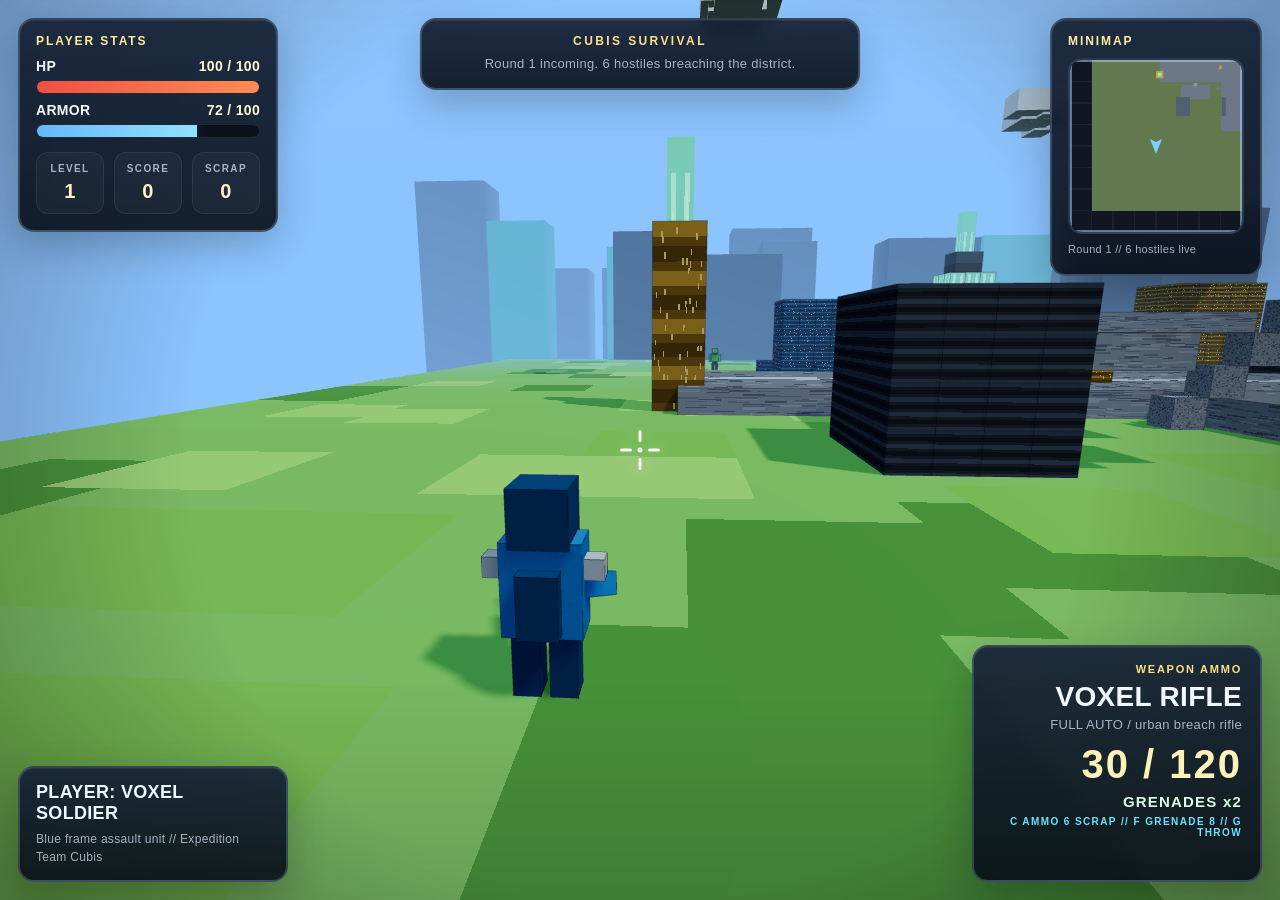
<file: publish/index.html>
<!DOCTYPE html>
<html lang="ja">
<head>
  <meta charset="UTF-8">
  <meta name="viewport" content="width=device-width, initial-scale=1.0, viewport-fit=cover">
  <title>Voxel Soldier Survival Range</title>
  <link rel="stylesheet" href="./styles.css">
</head>
<body>

  <div id="hud">
    <div id="missionCard" class="hud-panel">
      <div id="missionTitle">CUBIS SURVIVAL</div>
      <div id="missionText">Survive the incursion, salvage resources, and clear the Tetta swarm.</div>
    </div>

    <div id="statsCard" class="hud-panel">
      <div class="panel-title">PLAYER STATS</div>
      <div class="stat-row">
        <span>HP</span>
        <span id="hpValue">100 / 100</span>
      </div>
      <div class="stat-bar"><span id="hpFill"></span></div>
      <div class="stat-row">
        <span>ARMOR</span>
        <span id="armorValue">60 / 100</span>
      </div>
      <div class="stat-bar armor"><span id="armorFill"></span></div>
      <div class="stat-grid">
        <div>
          <span class="stat-label">LEVEL</span>
          <strong id="levelValue">1</strong>
        </div>
        <div>
          <span class="stat-label">SCORE</span>
          <strong id="scoreValue">0</strong>
        </div>
        <div>
          <span class="stat-label">SCRAP</span>
          <strong id="materialsValue">0</strong>
        </div>
      </div>
    </div>

    <div id="minimapCard" class="hud-panel">
      <div class="panel-title">MINIMAP</div>
      <canvas id="minimapCanvas" width="176" height="176"></canvas>
      <div id="minimapInfo">Enemy dots track nearby hostiles.</div>
    </div>

    <div id="playerCard" class="hud-panel">
      <div id="playerName">PLAYER: VOXEL SOLDIER</div>
      <div id="playerMeta">Blue frame assault unit // Expedition Team Cubis</div>
    </div>

    <div id="weaponCard" class="hud-panel">
      <div id="weaponLabel">WEAPON AMMO</div>
      <div id="weaponName">HANDGUN</div>
      <div id="weaponMeta">Balanced recoil / semi auto</div>
      <div id="ammoText">10 / 30</div>
      <div id="grenadeText">GRENADES x2</div>
      <div id="craftText">C AMMO // F GRENADE // G THROW</div>
      <div id="reloadText"></div>
    </div>

    <div id="targetCard" class="hud-panel">
      <div id="targetName">Tetta Virus</div>
      <div id="targetHp">HP 100 / 100</div>
    </div>

    <div id="crosshair" aria-hidden="true">
      <span class="top"></span>
      <span class="right"></span>
      <span class="bottom"></span>
      <span class="left"></span>
      <span class="center"></span>
    </div>

    <div id="hitMarker" aria-hidden="true">
      <span class="a"></span>
      <span class="b"></span>
      <span class="c"></span>
      <span class="d"></span>
    </div>
  </div>

  <div id="mobileHud" aria-hidden="true">
    <div id="mobileLookZone"></div>

    <div id="joystickWrap">
      <div id="joystickBase">
        <div id="joystickKnob"></div>
      </div>
    </div>

    <div id="mobileButtons">
      <button id="mobileFire" class="mobile-btn action-main" type="button">FIRE</button>
      <button id="mobileJump" class="mobile-btn" type="button">JUMP</button>
      <button id="mobileReload" class="mobile-btn" type="button">RELOAD</button>
      <button id="mobileSwitch" class="mobile-btn" type="button">SWAP</button>
      <button id="mobileGrenade" class="mobile-btn" type="button">GREN</button>
      <button id="mobileCraft" class="mobile-btn" type="button">CRAFT</button>
    </div>
  </div>

  <div id="rotateHint" hidden>
    <div class="rotate-card">
      <div class="rotate-title">Rotate Device</div>
      <div class="rotate-copy">Mobile combat is tuned for landscape view. Turn your phone sideways for the best third-person controls.</div>
    </div>
  </div>

  <script>
    window.addEventListener("error", () => {
      const loadNote = document.getElementById("loadNote");
      if (loadNote) {
        loadNote.textContent = "Battlefield loading failed. Reload this page.";
        loadNote.classList.add("error");
      }
    });
  </script>
  <script src="./game.bundle.js"></script>
</body>
</html>
</file>
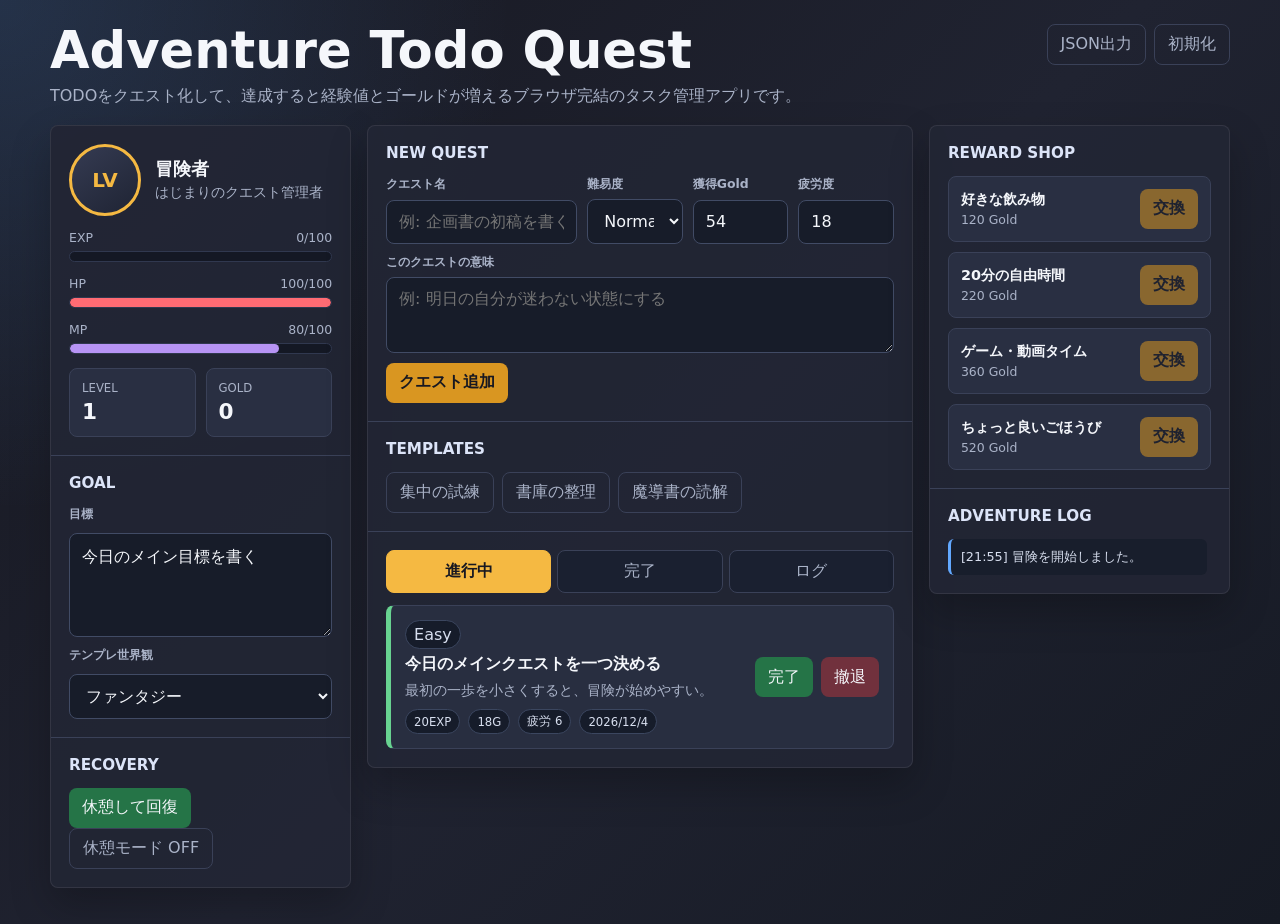
<file: todoリスト改/index.html>
<!DOCTYPE html>
<html lang="ja">
<head>
  <meta charset="UTF-8">
  <meta name="viewport" content="width=device-width, initial-scale=1.0">
  <meta name="description" content="日々のTODOをRPGのクエストとして進める、保存つきのブラウザ完結タスク管理アプリ。">
  <meta property="og:title" content="Adventure Todo Quest">
  <meta property="og:description" content="TODOを倒して経験値とゴールドを集める、RPG風タスク管理アプリ。">
  <meta property="og:type" content="website">
  <meta name="twitter:card" content="summary">
  <title>Adventure Todo Quest</title>
  <style>
    :root {
      color-scheme: dark;
      --bg: #171821;
      --panel: #222635;
      --panel-soft: #292f42;
      --line: #3a4158;
      --text: #f5f7fb;
      --muted: #aab3c8;
      --gold: #f5b942;
      --blue: #62a8ff;
      --red: #ff6b73;
      --green: #68d391;
      --purple: #b794f4;
      --shadow: 0 18px 40px rgba(0, 0, 0, 0.24);
      --radius: 8px;
    }

    * {
      box-sizing: border-box;
    }

    body {
      margin: 0;
      min-height: 100vh;
      background:
        radial-gradient(circle at top left, rgba(98, 168, 255, 0.18), transparent 32rem),
        linear-gradient(135deg, #171821 0%, #202331 52%, #161a24 100%);
      color: var(--text);
      font-family: system-ui, -apple-system, BlinkMacSystemFont, "Segoe UI", sans-serif;
      letter-spacing: 0;
    }

    body.danger-state {
      background:
        radial-gradient(circle at top left, rgba(255, 107, 115, 0.34), transparent 30rem),
        linear-gradient(135deg, #3b1118 0%, #24131b 48%, #170b10 100%);
    }

    body.danger-state .panel {
      border-color: rgba(255, 107, 115, 0.44);
      box-shadow: 0 18px 46px rgba(255, 55, 72, 0.2);
    }

    body.danger-state .brand h1,
    body.danger-state #hpText {
      color: #ffb3b8;
    }

    button,
    input,
    select,
    textarea {
      font: inherit;
    }

    button {
      border: 0;
      cursor: pointer;
    }

    button:disabled {
      cursor: not-allowed;
      opacity: 0.55;
    }

    .app {
      width: min(1180px, calc(100% - 32px));
      margin: 0 auto;
      padding: 24px 0 36px;
    }

    .topbar {
      display: flex;
      justify-content: space-between;
      gap: 16px;
      align-items: flex-start;
      margin-bottom: 18px;
    }

    .brand h1 {
      margin: 0;
      font-size: clamp(1.7rem, 4vw, 3.3rem);
      line-height: 1.05;
    }

    .brand p {
      margin: 8px 0 0;
      color: var(--muted);
      max-width: 56rem;
    }

    .top-actions {
      display: flex;
      gap: 8px;
      flex-wrap: wrap;
      justify-content: flex-end;
    }

    .layout {
      display: grid;
      grid-template-columns: minmax(260px, 0.8fr) minmax(0, 1.45fr) minmax(260px, 0.8fr);
      gap: 16px;
      align-items: start;
    }

    .panel {
      background: rgba(34, 38, 53, 0.94);
      border: 1px solid rgba(255, 255, 255, 0.08);
      border-radius: var(--radius);
      box-shadow: var(--shadow);
    }

    .section {
      padding: 18px;
    }

    .section + .section {
      border-top: 1px solid var(--line);
    }

    .section-title {
      display: flex;
      align-items: center;
      justify-content: space-between;
      gap: 12px;
      margin: 0 0 14px;
      font-size: 0.95rem;
      text-transform: uppercase;
      color: #dce4f8;
    }

    .player {
      display: grid;
      grid-template-columns: auto 1fr;
      gap: 14px;
      align-items: center;
    }

    .avatar {
      width: 72px;
      aspect-ratio: 1;
      border-radius: 50%;
      display: grid;
      place-items: center;
      background: linear-gradient(145deg, #353b52, #1f2434);
      border: 3px solid var(--gold);
      color: var(--gold);
      font-weight: 900;
      font-size: 1.25rem;
    }

    .player h2 {
      margin: 0;
      font-size: 1.1rem;
    }

    .player p {
      margin: 3px 0 0;
      color: var(--muted);
      font-size: 0.86rem;
    }

    .bar-row {
      margin-top: 14px;
    }

    .bar-label {
      display: flex;
      justify-content: space-between;
      gap: 8px;
      color: var(--muted);
      font-size: 0.78rem;
      margin-bottom: 6px;
    }

    .bar {
      height: 11px;
      overflow: hidden;
      border-radius: 999px;
      background: #141824;
      border: 1px solid #30384f;
    }

    .fill {
      height: 100%;
      width: 0%;
      border-radius: inherit;
      transition: width 240ms ease;
    }

    .fill.exp { background: var(--blue); }
    .fill.hp { background: var(--red); }
    .fill.mp { background: var(--purple); }
    .fill.goal { background: var(--gold); }

    .stat-grid {
      display: grid;
      grid-template-columns: repeat(2, minmax(0, 1fr));
      gap: 10px;
      margin-top: 14px;
    }

    .stat {
      min-width: 0;
      padding: 12px;
      background: var(--panel-soft);
      border: 1px solid var(--line);
      border-radius: var(--radius);
    }

    .stat span {
      display: block;
      color: var(--muted);
      font-size: 0.73rem;
      text-transform: uppercase;
    }

    .stat strong {
      display: block;
      margin-top: 4px;
      font-size: 1.35rem;
      color: var(--text);
    }

    .form-grid {
      display: grid;
      grid-template-columns: 1.4fr 0.7fr 0.7fr 0.7fr;
      gap: 10px;
    }

    .field {
      display: grid;
      gap: 6px;
      margin-bottom: 10px;
    }

    label {
      color: var(--muted);
      font-size: 0.78rem;
      font-weight: 700;
    }

    input,
    select,
    textarea {
      width: 100%;
      color: var(--text);
      background: #171c29;
      border: 1px solid #414b65;
      border-radius: var(--radius);
      outline: 0;
      padding: 11px 12px;
    }

    textarea {
      min-height: 76px;
      resize: vertical;
    }

    input:focus,
    select:focus,
    textarea:focus {
      border-color: var(--blue);
      box-shadow: 0 0 0 3px rgba(98, 168, 255, 0.14);
    }

    .btn {
      display: inline-flex;
      align-items: center;
      justify-content: center;
      gap: 8px;
      min-height: 40px;
      padding: 9px 13px;
      border-radius: var(--radius);
      color: var(--text);
      background: #3a425a;
      transition: transform 160ms ease, background 160ms ease, color 160ms ease;
      white-space: nowrap;
    }

    .btn:hover {
      transform: translateY(-1px);
      background: #46506d;
    }

    .btn.primary {
      background: #d99621;
      color: #171821;
      font-weight: 800;
    }

    .btn.primary:hover {
      background: var(--gold);
    }

    .btn.good {
      background: #257447;
    }

    .btn.good:hover {
      background: #2d8e56;
    }

    .btn.danger {
      background: #71313d;
    }

    .btn.danger:hover {
      background: #8c3b49;
    }

    .btn.ghost {
      background: transparent;
      border: 1px solid var(--line);
      color: var(--muted);
    }

    .btn.ghost:hover {
      color: var(--text);
      background: rgba(255, 255, 255, 0.06);
    }

    .btn.icon {
      width: 40px;
      padding: 0;
      flex: 0 0 40px;
    }

    .quick-list {
      display: flex;
      flex-wrap: wrap;
      gap: 8px;
    }

    .tabs {
      display: grid;
      grid-template-columns: repeat(3, 1fr);
      gap: 6px;
      margin-bottom: 12px;
    }

    .tab {
      min-width: 0;
      padding: 10px 8px;
      border-radius: var(--radius);
      background: #1a2030;
      color: var(--muted);
      border: 1px solid var(--line);
    }

    .tab.active {
      color: #171821;
      background: var(--gold);
      border-color: var(--gold);
      font-weight: 800;
    }

    .task-list {
      display: grid;
      gap: 10px;
    }

    .task-card {
      display: grid;
      grid-template-columns: 1fr auto;
      gap: 14px;
      padding: 14px;
      background: rgba(41, 47, 66, 0.92);
      border: 1px solid var(--line);
      border-left: 5px solid var(--blue);
      border-radius: var(--radius);
      transition: transform 160ms ease, border-color 160ms ease;
    }

    .task-card:hover {
      transform: translateY(-2px);
      border-color: rgba(245, 185, 66, 0.78);
    }

    .task-card.easy { border-left-color: var(--green); }
    .task-card.normal { border-left-color: var(--gold); }
    .task-card.hard { border-left-color: var(--red); }

    .task-card h3 {
      margin: 4px 0 5px;
      font-size: 1.03rem;
      overflow-wrap: anywhere;
    }

    .task-card p {
      margin: 0;
      color: var(--muted);
      font-size: 0.86rem;
      line-height: 1.5;
      overflow-wrap: anywhere;
    }

    .task-meta {
      display: flex;
      gap: 8px;
      flex-wrap: wrap;
      color: #d8dfef;
      font-size: 0.73rem;
      margin-top: 9px;
    }

    .pill {
      display: inline-flex;
      align-items: center;
      min-height: 24px;
      padding: 4px 8px;
      border-radius: 999px;
      background: #161c2a;
      border: 1px solid #3b465f;
      color: #d8dfef;
    }

    .task-actions {
      display: flex;
      gap: 8px;
      align-items: center;
    }

    .empty {
      padding: 28px 16px;
      text-align: center;
      color: var(--muted);
      border: 1px dashed #47516b;
      border-radius: var(--radius);
      background: rgba(23, 28, 41, 0.62);
    }

    .shop-list,
    .log-list {
      display: grid;
      gap: 10px;
    }

    .reward {
      display: grid;
      grid-template-columns: 1fr auto;
      gap: 10px;
      align-items: center;
      padding: 12px;
      background: var(--panel-soft);
      border: 1px solid var(--line);
      border-radius: var(--radius);
    }

    .reward strong {
      display: block;
      font-size: 0.9rem;
    }

    .reward span {
      color: var(--muted);
      font-size: 0.78rem;
    }

    .log-list {
      max-height: 260px;
      overflow: auto;
      padding-right: 4px;
    }

    .log-item {
      padding: 9px 10px;
      background: #181e2c;
      border-left: 3px solid var(--blue);
      border-radius: 6px;
      color: #d8dfef;
      font-size: 0.8rem;
      line-height: 1.45;
    }

    .world-box {
      display: grid;
      gap: 10px;
    }

    .goal-input {
      min-height: 104px;
      line-height: 1.55;
    }

    .toast {
      position: fixed;
      right: 18px;
      bottom: 18px;
      max-width: min(360px, calc(100% - 36px));
      padding: 12px 14px;
      color: #171821;
      background: var(--gold);
      border-radius: var(--radius);
      box-shadow: var(--shadow);
      font-weight: 800;
      opacity: 0;
      transform: translateY(12px);
      pointer-events: none;
      transition: opacity 180ms ease, transform 180ms ease;
    }

    .toast.show {
      opacity: 1;
      transform: translateY(0);
    }

    @media (max-width: 980px) {
      .layout {
        grid-template-columns: 1fr;
      }

      .topbar {
        flex-direction: column;
      }

      .top-actions {
        justify-content: flex-start;
      }

    }

    @media (max-width: 760px) {
      .form-grid {
        grid-template-columns: 1fr 1fr;
      }

      .field:first-child {
        grid-column: 1 / -1;
      }
    }

    @media (max-width: 620px) {
      .app {
        width: min(100% - 16px, 1180px);
        padding: 10px 0 22px;
      }

      .brand h1 {
        font-size: 2rem;
      }

      .brand p {
        font-size: 0.9rem;
      }

      .form-grid,
      .task-card,
      .reward {
        grid-template-columns: 1fr;
      }

      .section {
        padding: 14px;
      }

      .topbar {
        gap: 10px;
        margin-bottom: 10px;
      }

      .top-actions,
      .top-actions .btn,
      .btn.primary {
        width: 100%;
      }

      .layout {
        gap: 10px;
      }

      input,
      select,
      textarea,
      .btn,
      .tab {
        min-height: 44px;
      }

      .player {
        grid-template-columns: 56px 1fr;
        gap: 10px;
      }

      .avatar {
        width: 56px;
      }

      .stat-grid {
        grid-template-columns: repeat(2, minmax(0, 1fr));
      }

      .task-actions {
        justify-content: stretch;
      }

      .task-actions .btn {
        flex: 1;
      }

      .tabs {
        grid-template-columns: repeat(3, minmax(0, 1fr));
      }

      .tab {
        padding-inline: 4px;
        font-size: 0.88rem;
      }
    }
  </style>
</head>
<body>
  <div class="app">
    <header class="topbar">
      <div class="brand">
        <h1>Adventure Todo Quest</h1>
        <p>TODOをクエスト化して、達成すると経験値とゴールドが増えるブラウザ完結のタスク管理アプリです。</p>
      </div>
      <div class="top-actions">
        <button class="btn ghost" type="button" id="exportButton" title="データを書き出す">JSON出力</button>
        <button class="btn ghost" type="button" id="resetButton" title="保存データを初期化">初期化</button>
      </div>
    </header>

    <div class="layout">
      <aside class="panel">
        <section class="section">
          <div class="player">
            <div class="avatar" aria-hidden="true">LV</div>
            <div>
              <h2 id="playerName">冒険者</h2>
              <p id="playerTitle">はじまりのクエスト管理者</p>
            </div>
          </div>

          <div class="bar-row">
            <div class="bar-label"><span>EXP</span><span id="expText">0/100</span></div>
            <div class="bar"><div class="fill exp" id="expBar"></div></div>
          </div>
          <div class="bar-row">
            <div class="bar-label"><span>HP</span><span id="hpText">100/100</span></div>
            <div class="bar"><div class="fill hp" id="hpBar"></div></div>
          </div>
          <div class="bar-row">
            <div class="bar-label"><span>MP</span><span id="mpText">80/100</span></div>
            <div class="bar"><div class="fill mp" id="mpBar"></div></div>
          </div>

          <div class="stat-grid">
            <div class="stat"><span>Level</span><strong id="levelText">1</strong></div>
            <div class="stat"><span>Gold</span><strong id="goldText">0</strong></div>
          </div>
        </section>

        <section class="section">
          <h2 class="section-title">Goal</h2>
          <div class="world-box">
            <label for="goalInput">目標</label>
            <textarea id="goalInput" class="goal-input" maxlength="260" placeholder="例: 今週中にポートフォリオの公開準備を終わらせる"></textarea>
            <label for="worldSelect">テンプレ世界観</label>
            <select id="worldSelect">
              <option value="fantasy">ファンタジー</option>
              <option value="sf">SF</option>
              <option value="spy">スパイ</option>
              <option value="life">日常整備</option>
            </select>
          </div>
        </section>

        <section class="section">
          <h2 class="section-title">Recovery</h2>
          <button class="btn good" type="button" id="restButton">休憩して回復</button>
          <button class="btn ghost" type="button" id="restModeButton">休憩モード OFF</button>
        </section>
      </aside>

      <main class="panel">
        <section class="section">
          <h2 class="section-title">New Quest</h2>
          <form id="taskForm" autocomplete="off">
            <div class="form-grid">
              <div class="field">
                <label for="taskTitle">クエスト名</label>
                <input id="taskTitle" type="text" maxlength="80" placeholder="例: 企画書の初稿を書く" required>
              </div>
              <div class="field">
                <label for="difficultySelect">難易度</label>
                <select id="difficultySelect">
                  <option value="1">Easy</option>
                  <option value="3" selected>Normal</option>
                  <option value="5">Hard</option>
                </select>
              </div>
              <div class="field">
                <label for="goldInput">獲得Gold</label>
                <input id="goldInput" type="number" min="0" max="9999" step="1" value="54">
              </div>
              <div class="field">
                <label for="fatigueInput">疲労度</label>
                <input id="fatigueInput" type="number" min="0" max="999" step="1" value="18">
              </div>
            </div>
            <div class="field">
              <label for="taskMeaning">このクエストの意味</label>
              <textarea id="taskMeaning" maxlength="220" placeholder="例: 明日の自分が迷わない状態にする"></textarea>
            </div>
            <button class="btn primary" type="submit">クエスト追加</button>
          </form>
        </section>

        <section class="section">
          <h2 class="section-title">Templates</h2>
          <div class="quick-list" id="templateList"></div>
        </section>

        <section class="section">
          <div class="tabs" role="tablist" aria-label="クエスト表示">
            <button class="tab active" type="button" data-filter="active">進行中</button>
            <button class="tab" type="button" data-filter="completed">完了</button>
            <button class="tab" type="button" data-filter="failed">ログ</button>
          </div>
          <div class="task-list" id="taskList"></div>
        </section>
      </main>

      <aside class="panel">
        <section class="section">
          <h2 class="section-title">Reward Shop</h2>
          <div class="shop-list" id="shopList"></div>
        </section>

        <section class="section">
          <h2 class="section-title">Adventure Log</h2>
          <div class="log-list" id="logList"></div>
        </section>
      </aside>
    </div>
  </div>

  <div class="toast" id="toast" role="status" aria-live="polite"></div>

  <script>
    const STORAGE_KEY = "adventure_todo_quest_v1";

    const worldPacks = {
      fantasy: {
        name: "ファンタジー",
        title: "王国のクエスト管理者",
        templates: [
          ["集中の試練", "25分だけ一つの作業に集中する", 3],
          ["書庫の整理", "メモや資料を一か所にまとめる", 1],
          ["魔導書の読解", "学習したことを3行で記録する", 3]
        ]
      },
      sf: {
        name: "SF",
        title: "ステーションの運用者",
        templates: [
          ["コア修復", "最重要タスクを一つだけ進める", 5],
          ["同期チェック", "受信箱と予定を整理する", 1],
          ["新技術スキャン", "調べた内容を短くまとめる", 3]
        ]
      },
      spy: {
        name: "スパイ",
        title: "情報局のエージェント",
        templates: [
          ["ターゲット分析", "次の一手を決めるために情報を読む", 3],
          ["痕跡整理", "不要なファイルやタブを閉じる", 1],
          ["暗号解読", "難しい問題を分解してメモする", 5]
        ]
      },
      life: {
        name: "日常整備",
        title: "日常整備士",
        templates: [
          ["机上リセット", "作業場所を5分だけ整える", 1],
          ["体力メンテ", "水分補給や軽いストレッチをする", 1],
          ["未来の自分へ補給", "明日の準備を一つ終わらせる", 3]
        ]
      }
    };

    function createId() {
      if (window.crypto && typeof window.crypto.randomUUID === "function") {
        return window.crypto.randomUUID();
      }
      return `quest-${Date.now()}-${Math.random().toString(36).slice(2)}`;
    }

    function cloneData(data) {
      if (typeof structuredClone === "function") {
        return structuredClone(data);
      }
      return JSON.parse(JSON.stringify(data));
    }

    const rewards = [
      { id: "coffee", name: "好きな飲み物", cost: 120 },
      { id: "break", name: "20分の自由時間", cost: 220 },
      { id: "game", name: "ゲーム・動画タイム", cost: 360 },
      { id: "special", name: "ちょっと良いごほうび", cost: 520 }
    ];

    const defaultState = {
      profile: {
        name: "冒険者",
        level: 1,
        exp: 0,
        hp: 100,
        mp: 80,
        gold: 0,
        title: "はじまりのクエスト管理者"
      },
      world: "fantasy",
      goal: "今日のメイン目標を書く",
      restMode: false,
      filter: "active",
      tasks: [
        {
          id: createId(),
          title: "今日のメインクエストを一つ決める",
          meaning: "最初の一歩を小さくすると、冒険が始めやすい。",
          difficulty: 1,
          goldReward: 18,
          fatigue: 6,
          status: "active",
          createdAt: new Date().toISOString()
        }
      ],
      logs: []
    };

    let state = loadState();

    const elements = {
      playerName: document.getElementById("playerName"),
      playerTitle: document.getElementById("playerTitle"),
      expText: document.getElementById("expText"),
      hpText: document.getElementById("hpText"),
      mpText: document.getElementById("mpText"),
      levelText: document.getElementById("levelText"),
      goldText: document.getElementById("goldText"),
      expBar: document.getElementById("expBar"),
      hpBar: document.getElementById("hpBar"),
      mpBar: document.getElementById("mpBar"),
      goalInput: document.getElementById("goalInput"),
      worldSelect: document.getElementById("worldSelect"),
      taskForm: document.getElementById("taskForm"),
      taskTitle: document.getElementById("taskTitle"),
      taskMeaning: document.getElementById("taskMeaning"),
      difficultySelect: document.getElementById("difficultySelect"),
      goldInput: document.getElementById("goldInput"),
      fatigueInput: document.getElementById("fatigueInput"),
      taskList: document.getElementById("taskList"),
      templateList: document.getElementById("templateList"),
      shopList: document.getElementById("shopList"),
      logList: document.getElementById("logList"),
      restButton: document.getElementById("restButton"),
      restModeButton: document.getElementById("restModeButton"),
      exportButton: document.getElementById("exportButton"),
      resetButton: document.getElementById("resetButton"),
      toast: document.getElementById("toast")
    };

    function loadState() {
      try {
        const saved = localStorage.getItem(STORAGE_KEY);
        if (!saved) return cloneData(defaultState);
        return { ...cloneData(defaultState), ...JSON.parse(saved) };
      } catch {
        return cloneData(defaultState);
      }
    }

    function saveState() {
      localStorage.setItem(STORAGE_KEY, JSON.stringify(state));
    }

    function showToast(message) {
      elements.toast.textContent = message;
      elements.toast.classList.add("show");
      window.clearTimeout(showToast.timer);
      showToast.timer = window.setTimeout(() => {
        elements.toast.classList.remove("show");
      }, 1900);
    }

    function addLog(message) {
      const time = new Date().toLocaleTimeString("ja-JP", { hour: "2-digit", minute: "2-digit" });
      state.logs.unshift(`[${time}] ${message}`);
      state.logs = state.logs.slice(0, 30);
    }

    function getDifficultyLabel(difficulty) {
      if (difficulty >= 5) return "Hard";
      if (difficulty >= 3) return "Normal";
      return "Easy";
    }

    function getDifficultyClass(difficulty) {
      if (difficulty >= 5) return "hard";
      if (difficulty >= 3) return "normal";
      return "easy";
    }

    function getDefaultGold(difficulty) {
      return difficulty * 18;
    }

    function getDefaultFatigue(difficulty) {
      return difficulty * 6;
    }

    function getTaskReward(task) {
      const difficulty = Number(task.difficulty) || 1;
      return {
        exp: difficulty * 20,
        gold: Number.isFinite(Number(task.goldReward)) ? Number(task.goldReward) : getDefaultGold(difficulty),
        fatigue: Number.isFinite(Number(task.fatigue)) ? Number(task.fatigue) : getDefaultFatigue(difficulty),
        mp: difficulty * 2
      };
    }

    function clampNumber(value, fallback, min, max) {
      const number = Number(value);
      if (!Number.isFinite(number)) return fallback;
      return Math.min(max, Math.max(min, Math.round(number)));
    }

    function addTask(title, meaning, difficulty, goldReward, fatigue) {
      const safeDifficulty = clampNumber(difficulty, 3, 1, 5);
      state.tasks.unshift({
        id: createId(),
        title: title.trim(),
        meaning: meaning.trim() || "この一歩が、あとで効いてくる。",
        difficulty: safeDifficulty,
        goldReward: clampNumber(goldReward, getDefaultGold(safeDifficulty), 0, 9999),
        fatigue: clampNumber(fatigue, getDefaultFatigue(safeDifficulty), 0, 999),
        status: "active",
        createdAt: new Date().toISOString()
      });
      addLog(`「${title.trim()}」を受注しました。`);
      saveState();
      render();
    }

    function completeTask(id) {
      const task = state.tasks.find((item) => item.id === id);
      if (!task) return;

      const reward = getTaskReward(task);
      task.status = "completed";
      task.completedAt = new Date().toISOString();
      state.profile.exp += reward.exp;
      state.profile.gold += reward.gold;
      state.profile.mp = Math.min(100, state.profile.mp + reward.mp);

      while (state.profile.exp >= 100) {
        state.profile.exp -= 100;
        state.profile.level += 1;
        state.profile.hp = 100;
        state.profile.mp = 100;
        addLog(`LEVEL UP。Lv.${state.profile.level}になりました。`);
      }

      state.profile.hp -= reward.fatigue;

      addLog(`「${task.title}」達成。${reward.exp}EXP / ${reward.gold}Gを獲得、疲労でHP-${reward.fatigue}。`);
      if (state.profile.hp < 0) {
        addLog("HPがマイナスです。危険状態に入りました。");
      }
      showToast("クエスト達成");
      saveState();
      render();
    }

    function failTask(id) {
      const task = state.tasks.find((item) => item.id === id);
      if (!task) return;

      task.status = "failed";
      task.failedAt = new Date().toISOString();
      if (state.restMode) {
        addLog(`休憩モード中のため「${task.title}」はHP消費なしで記録しました。`);
      } else {
        state.profile.hp -= 10;
        state.profile.exp = Math.min(99, state.profile.exp + 5);
        addLog(`「${task.title}」を撤退ログに保存。学びとして5EXPを獲得。`);
        if (state.profile.hp < 0) {
          addLog("HPがマイナスです。危険状態に入りました。");
        }
      }

      showToast("ログに記録しました");
      saveState();
      render();
    }

    function restoreTask(id) {
      const task = state.tasks.find((item) => item.id === id);
      if (!task) return;
      task.status = "active";
      delete task.completedAt;
      delete task.failedAt;
      addLog(`「${task.title}」を再受注しました。`);
      saveState();
      render();
    }

    function removeTask(id) {
      const task = state.tasks.find((item) => item.id === id);
      state.tasks = state.tasks.filter((item) => item.id !== id);
      if (task) addLog(`「${task.title}」をアーカイブから削除しました。`);
      saveState();
      render();
    }

    function buyReward(reward) {
      if (state.profile.gold < reward.cost) {
        showToast("ゴールドが足りません");
        return;
      }
      state.profile.gold -= reward.cost;
      state.profile.hp = Math.min(100, state.profile.hp + 8);
      addLog(`報酬「${reward.name}」と交換しました。`);
      showToast("報酬を交換しました");
      saveState();
      render();
    }

    function recover() {
      state.profile.hp = Math.min(100, state.profile.hp + 24);
      state.profile.mp = Math.min(100, state.profile.mp + 32);
      addLog("休憩してHPとMPを回復しました。");
      showToast("回復しました");
      saveState();
      render();
    }

    function toggleRestMode() {
      state.restMode = !state.restMode;
      addLog(state.restMode ? "休憩モードをONにしました。" : "休憩モードをOFFにしました。");
      saveState();
      render();
    }

    function exportData() {
      const data = JSON.stringify(state, null, 2);
      const blob = new Blob([data], { type: "application/json" });
      const url = URL.createObjectURL(blob);
      const anchor = document.createElement("a");
      anchor.href = url;
      anchor.download = "adventure-todo-quest.json";
      anchor.click();
      URL.revokeObjectURL(url);
      showToast("JSONを書き出しました");
    }

    function resetData() {
      const ok = window.confirm("保存データを初期化しますか？");
      if (!ok) return;
      state = cloneData(defaultState);
      addLog("新しい冒険を開始しました。");
      saveState();
      render();
    }

    function setFilter(filter) {
      state.filter = filter;
      saveState();
      renderTasks();
      renderTabs();
    }

    function renderProfile() {
      const profile = state.profile;
      profile.title = "はじまりのクエスト管理者";
      const hpPercent = Math.min(100, Math.max(0, profile.hp));

      elements.playerName.textContent = profile.name;
      elements.playerTitle.textContent = profile.title;
      elements.expText.textContent = `${profile.exp}/100`;
      elements.hpText.textContent = `${profile.hp}/100`;
      elements.mpText.textContent = `${profile.mp}/100`;
      elements.levelText.textContent = profile.level;
      elements.goldText.textContent = profile.gold;
      elements.expBar.style.width = `${profile.exp}%`;
      elements.hpBar.style.width = `${hpPercent}%`;
      elements.mpBar.style.width = `${profile.mp}%`;
      elements.restModeButton.textContent = state.restMode ? "休憩モード ON" : "休憩モード OFF";
      elements.restModeButton.className = state.restMode ? "btn good" : "btn ghost";
      document.body.classList.toggle("danger-state", profile.hp < 0);
    }

    function renderGoal() {
      elements.worldSelect.value = state.world;
      elements.goalInput.value = state.goal || "";
    }

    function renderTemplates() {
      const pack = worldPacks[state.world];
      elements.templateList.replaceChildren();
      pack.templates.forEach(([title, meaning, difficulty]) => {
        const button = document.createElement("button");
        button.className = "btn ghost";
        button.type = "button";
        button.textContent = title;
        button.title = meaning;
        button.addEventListener("click", () => addTask(title, meaning, difficulty));
        elements.templateList.append(button);
      });
    }

    function renderTabs() {
      document.querySelectorAll(".tab").forEach((tab) => {
        tab.classList.toggle("active", tab.dataset.filter === state.filter);
      });
    }

    function renderTasks() {
      renderTabs();
      elements.taskList.replaceChildren();

      const tasks = state.tasks.filter((task) => task.status === state.filter);
      if (tasks.length === 0) {
        const empty = document.createElement("div");
        empty.className = "empty";
        empty.textContent = state.filter === "active"
          ? "進行中のクエストはありません。テンプレートか入力欄から追加できます。"
          : "ここにはまだ記録がありません。";
        elements.taskList.append(empty);
        return;
      }

      tasks.forEach((task) => {
        const reward = getTaskReward(task);
        const card = document.createElement("article");
        card.className = `task-card ${getDifficultyClass(task.difficulty)}`;

        const body = document.createElement("div");
        const label = document.createElement("span");
        label.className = "pill";
        label.textContent = getDifficultyLabel(task.difficulty);

        const title = document.createElement("h3");
        title.textContent = task.title;

        const meaning = document.createElement("p");
        meaning.textContent = task.meaning;

        const meta = document.createElement("div");
        meta.className = "task-meta";
        [`${reward.exp}EXP`, `${reward.gold}G`, `疲労 ${reward.fatigue}`, new Date(task.createdAt).toLocaleDateString("ja-JP")].forEach((text) => {
          const item = document.createElement("span");
          item.className = "pill";
          item.textContent = text;
          meta.append(item);
        });

        body.append(label, title, meaning, meta);

        const actions = document.createElement("div");
        actions.className = "task-actions";
        if (task.status === "active") {
          actions.append(
            actionButton("完了", "btn good", () => completeTask(task.id)),
            actionButton("撤退", "btn danger", () => failTask(task.id))
          );
        } else {
          actions.append(
            actionButton("再開", "btn ghost", () => restoreTask(task.id)),
            actionButton("削除", "btn danger", () => removeTask(task.id))
          );
        }

        card.append(body, actions);
        elements.taskList.append(card);
      });
    }

    function actionButton(text, className, handler) {
      const button = document.createElement("button");
      button.type = "button";
      button.className = className;
      button.textContent = text;
      button.addEventListener("click", handler);
      return button;
    }

    function renderShop() {
      elements.shopList.replaceChildren();
      rewards.forEach((reward) => {
        const item = document.createElement("div");
        item.className = "reward";

        const body = document.createElement("div");
        const name = document.createElement("strong");
        name.textContent = reward.name;
        const cost = document.createElement("span");
        cost.textContent = `${reward.cost} Gold`;
        body.append(name, cost);

        const button = document.createElement("button");
        button.type = "button";
        button.className = "btn primary";
        button.textContent = "交換";
        button.disabled = state.profile.gold < reward.cost;
        button.addEventListener("click", () => buyReward(reward));

        item.append(body, button);
        elements.shopList.append(item);
      });
    }

    function renderLogs() {
      elements.logList.replaceChildren();
      const logs = state.logs.length ? state.logs : ["冒険ログはここに記録されます。"];
      logs.forEach((log) => {
        const item = document.createElement("div");
        item.className = "log-item";
        item.textContent = log;
        elements.logList.append(item);
      });
    }

    function render() {
      renderProfile();
      renderGoal();
      renderTemplates();
      renderTasks();
      renderShop();
      renderLogs();
    }

    function syncQuestDefaults() {
      const difficulty = clampNumber(elements.difficultySelect.value, 3, 1, 5);
      elements.goldInput.value = getDefaultGold(difficulty);
      elements.fatigueInput.value = getDefaultFatigue(difficulty);
    }

    function saveGoalSoon() {
      state.goal = elements.goalInput.value;
      window.clearTimeout(saveGoalSoon.timer);
      saveGoalSoon.timer = window.setTimeout(saveState, 250);
    }

    elements.taskForm.addEventListener("submit", (event) => {
      event.preventDefault();
      addTask(
        elements.taskTitle.value,
        elements.taskMeaning.value,
        Number(elements.difficultySelect.value),
        elements.goldInput.value,
        elements.fatigueInput.value
      );
      elements.taskForm.reset();
      elements.difficultySelect.value = "3";
      syncQuestDefaults();
      elements.taskTitle.focus();
    });

    elements.difficultySelect.addEventListener("change", syncQuestDefaults);
    elements.goalInput.addEventListener("input", saveGoalSoon);
    elements.goalInput.addEventListener("blur", () => {
      state.goal = elements.goalInput.value;
      saveState();
    });

    elements.worldSelect.addEventListener("change", () => {
      state.world = elements.worldSelect.value;
      addLog(`テンプレ世界観を「${worldPacks[state.world].name}」に変更しました。`);
      saveState();
      render();
    });

    document.querySelectorAll(".tab").forEach((tab) => {
      tab.addEventListener("click", () => setFilter(tab.dataset.filter));
    });

    elements.restButton.addEventListener("click", recover);
    elements.restModeButton.addEventListener("click", toggleRestMode);
    elements.exportButton.addEventListener("click", exportData);
    elements.resetButton.addEventListener("click", resetData);

    if (state.logs.length === 0) {
      addLog("冒険を開始しました。");
      saveState();
    }
    render();
  </script>
</body>
</html>
</file>
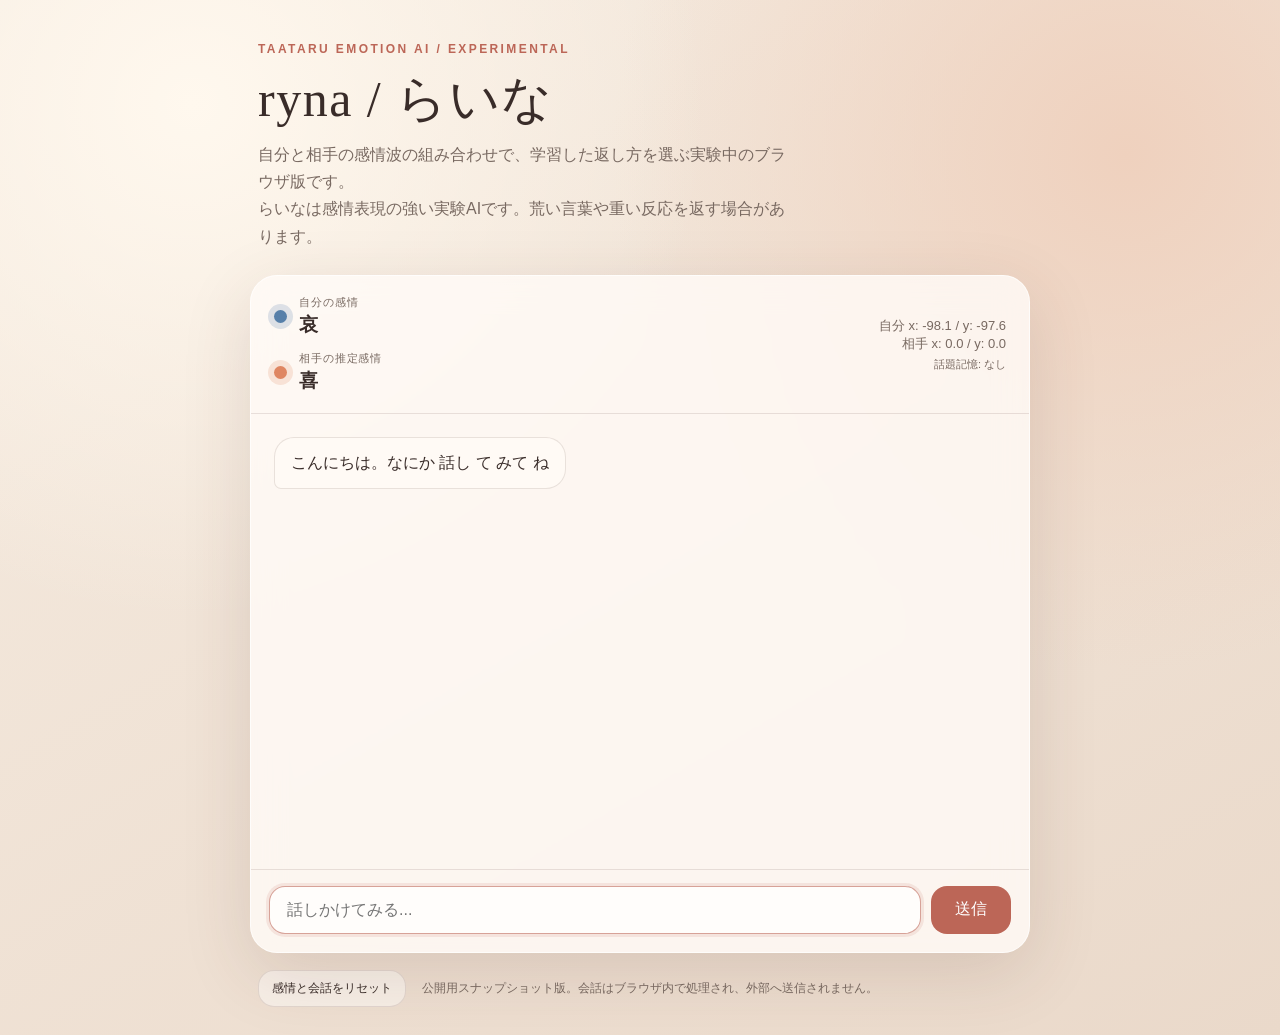
<file: web_chat/index.html>
<!doctype html>
<html lang="ja">
<head>
  <meta charset="utf-8">
  <meta name="viewport" content="width=device-width, initial-scale=1">
  <title>ryna / らいな | 実験公開版</title>
  <link rel="stylesheet" href="./styles.css">
</head>
<body>
  <main class="shell">
    <header class="hero">
      <p class="eyebrow">TAATARU EMOTION AI / EXPERIMENTAL</p>
      <h1>ryna / らいな</h1>
      <p class="description">自分と相手の感情波の組み合わせで、学習した返し方を選ぶ実験中のブラウザ版です。</p>
      <p class="description">らいなは感情表現の強い実験AIです。荒い言葉や重い反応を返す場合があります。</p>
    </header>

    <section class="panel" aria-label="AIとの会話">
      <div class="status">
        <div class="moods">
          <div class="mood">
            <span class="mood-dot" id="moodDot"></span>
            <div>
              <span class="label">自分の感情</span>
              <strong id="zone">読込中</strong>
            </div>
          </div>
          <div class="mood">
            <span class="mood-dot" id="userMoodDot"></span>
            <div>
              <span class="label">相手の推定感情</span>
              <strong id="userZone">読込中</strong>
            </div>
          </div>
        </div>
        <div class="state-detail">
          <div class="coordinates" id="coordinates">自分 x: -- / y: --</div>
          <div class="coordinates" id="userCoordinates">相手 x: -- / y: --</div>
          <div class="memory" id="topicMemory">話題記憶: --</div>
        </div>
      </div>

      <div id="messages" class="messages" aria-live="polite">
        <article class="bubble ai">
          <p>こんにちは。なにか 話し て みて ね</p>
        </article>
      </div>

      <form id="chatForm" class="composer">
        <label class="sr-only" for="input">メッセージ</label>
        <input id="input" name="input" type="text" autocomplete="off"
               placeholder="話しかけてみる..." maxlength="180" disabled>
        <button id="sendButton" type="submit" disabled>送信</button>
      </form>
    </section>

    <footer class="footer">
      <button type="button" id="resetButton">感情と会話をリセット</button>
      <p>公開用スナップショット版。会話はブラウザ内で処理され、外部へ送信されません。</p>
    </footer>
  </main>
  <script src="./data/model-data.js"></script>
  <script src="./app.js"></script>
</body>
</html>
</file>
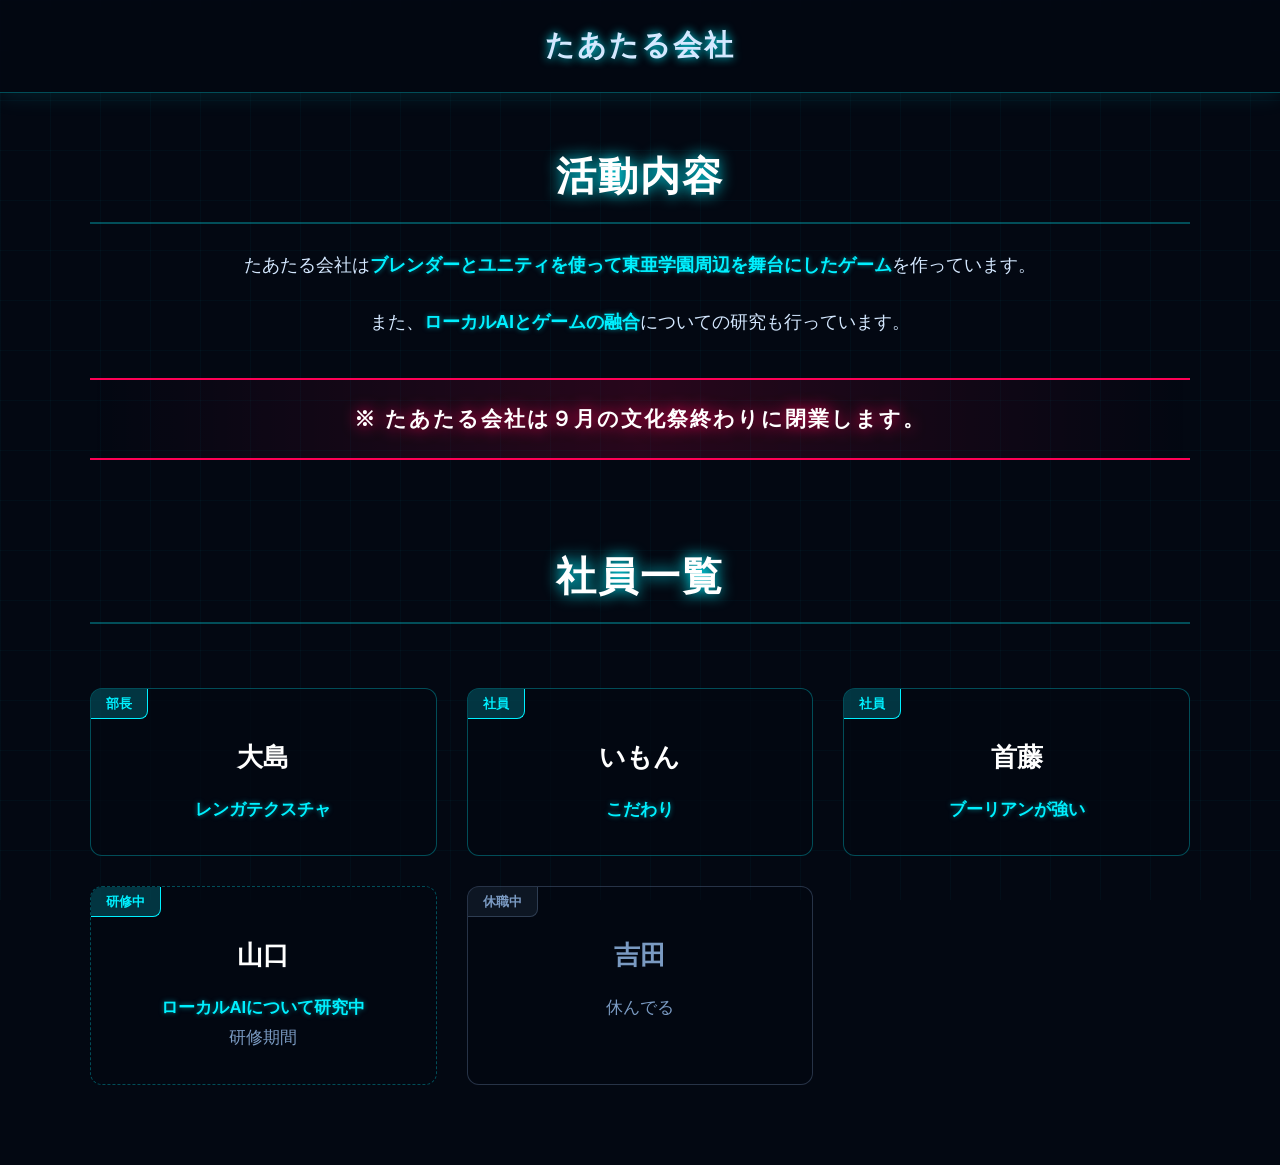
<file: たあたる会社/index.html>
<!DOCTYPE html>
<html lang="ja">
<head>
    <meta charset="UTF-8">
    <meta name="viewport" content="width=device-width, initial-scale=1.0">
    <title>たあたる会社</title>
    <style>
        :root {
            --bg-color: #030812;
            --text-main: #d4e8ff;
            --text-sub: #7a9ac2;
            --accent-glow: #00f0ff;
            --accent-secondary: #ff0055;
            --card-bg: rgba(7, 18, 40, 0.6);
        }

        * {
            box-sizing: border-box;
            margin: 0;
            padding: 0;
            font-family: 'Segoe UI', 'Roboto', 'Verdana', sans-serif;
        }

        body {
            background-color: var(--bg-color);
            color: var(--text-main);
            line-height: 1.8;
            overflow-x: hidden;
        }

        .bg-grid {
            position: fixed;
            top: 0;
            left: 0;
            width: 100vw;
            height: 100vh;
            background-image:
                linear-gradient(rgba(0, 240, 255, 0.03) 1px, transparent 1px),
                linear-gradient(90deg, rgba(0, 240, 255, 0.03) 1px, transparent 1px);
            background-size: 50px 50px;
            z-index: -1;
            pointer-events: none;
        }

        header {
            position: fixed;
            top: 0;
            width: 100%;
            background: rgba(3, 8, 18, 0.85);
            backdrop-filter: blur(12px);
            border-bottom: 1px solid rgba(0, 240, 255, 0.3);
            box-shadow: 0 4px 20px rgba(0, 240, 255, 0.1);
            z-index: 1000;
            padding: 20px 0;
            text-align: center;
        }
        
        header h1 {
            color: var(--text-main);
            font-size: 1.8rem;
            text-transform: uppercase;
            letter-spacing: 2px;
            text-shadow: 0 0 10px var(--accent-glow);
        }

        main {
            padding-top: 100px;
        }

        section {
            min-height: 80vh;
            padding: 40px 20px 80px;
            display: flex;
            flex-direction: column;
            align-items: center;
            justify-content: center;
        }

        .container {
            max-width: 1100px;
            width: 100%;
        }

        h2 {
            font-size: 2.5rem;
            margin-bottom: 1.5rem;
            color: #fff;
            text-transform: uppercase;
            letter-spacing: 2px;
            text-align: center;
            text-shadow: 0 0 15px var(--accent-glow);
            border-bottom: 2px solid rgba(0, 240, 255, 0.3);
            padding-bottom: 10px;
            display: inline-block;
            width: 100%;
        }

        p {
            font-size: 1.15rem;
            margin-bottom: 1.5rem;
        }

        .highlight-blue {
            color: var(--accent-glow);
            font-weight: bold;
            text-shadow: 0 0 5px rgba(0, 240, 255, 0.5);
        }

        .grid-container {
            display: grid;
            grid-template-columns: repeat(auto-fit, minmax(280px, 1fr));
            gap: 30px;
            margin-top: 40px;
        }

        .member-box {
            background: rgba(3, 8, 18, 0.7);
            border: 1px solid rgba(0, 240, 255, 0.3);
            border-radius: 12px;
            padding: 30px 20px;
            text-align: center;
            transition: all 0.3s ease;
            position: relative;
            overflow: hidden;
        }

        .member-box:hover {
            border-color: var(--accent-glow);
            box-shadow: 0 0 20px rgba(0, 240, 255, 0.3);
            transform: translateY(-5px);
        }

        .role-tag {
            position: absolute;
            top: 0;
            left: 0;
            background: rgba(0, 240, 255, 0.2);
            color: var(--accent-glow);
            padding: 3px 15px;
            font-size: 0.8rem;
            font-weight: bold;
            border-bottom-right-radius: 8px;
            border-right: 1px solid var(--accent-glow);
            border-bottom: 1px solid var(--accent-glow);
        }

        .member-name {
            font-size: 1.6rem;
            color: #fff;
            margin: 15px 0;
            font-weight: 800;
        }

        .member-desc {
            font-size: 1.05rem;
            color: var(--text-sub);
        }

        .notice-banner {
            background: linear-gradient(90deg, transparent, rgba(255, 0, 85, 0.15), transparent);
            border-top: 2px solid var(--accent-secondary);
            border-bottom: 2px solid var(--accent-secondary);
            color: #fff;
            text-align: center;
            padding: 20px;
            margin: 40px 0;
            font-size: 1.3rem;
            font-weight: bold;
            letter-spacing: 2px;
            text-shadow: 0 0 15px var(--accent-secondary);
        }

        @media (max-width: 860px) {
            h2 {
                font-size: 2rem;
            }
            section {
                padding: 40px 20px 60px;
            }
        }
    </style>
</head>
<body>
    <div class="bg-grid"></div>
    <header>
        <h1>たあたる会社</h1>
    </header>
    <main>
        <section>
            <div class="container">
                <h2>活動内容</h2>
                <div style="text-align:center; max-width:800px; margin: 0 auto;">
                    <p>たあたる会社は<span class="highlight-blue">ブレンダーとユニティを使って東亜学園周辺を舞台にしたゲーム</span>を作っています。</p>
                    <p>また、<span class="highlight-blue">ローカルAIとゲームの融合</span>についての研究も行っています。</p>
                </div>

                <div class="notice-banner">
                    ※ たあたる会社は９月の文化祭終わりに閉業します。
                </div>

                <h2 style="margin-top: 40px;">社員一覧</h2>
                <div class="grid-container">
                    <div class="member-box">
                        <div class="role-tag">部長</div>
                        <div class="member-name">大島</div>
                        <div class="member-desc">
                            <span class="highlight-blue">レンガテクスチャ</span>
                        </div>
                    </div>

                    <div class="member-box">
                        <div class="role-tag">社員</div>
                        <div class="member-name">いもん</div>
                        <div class="member-desc">
                            <span class="highlight-blue">こだわり</span>
                        </div>
                    </div>

                    <div class="member-box">
                        <div class="role-tag">社員</div>
                        <div class="member-name">首藤</div>
                        <div class="member-desc">
                            <span class="highlight-blue">ブーリアンが強い</span>
                        </div>
                    </div>

                    <div class="member-box" style="border-style: dashed;">
                        <div class="role-tag">研修中</div>
                        <div class="member-name">山口</div>
                        <div class="member-desc">
                            <span class="highlight-blue">ローカルAIについて研究中</span><br>
                            研修期間
                        </div>
                    </div>

                    <div class="member-box" style="border-color: rgba(122, 154, 194, 0.3); background: rgba(3, 8, 18, 0.4);">
                        <div class="role-tag" style="background: rgba(122, 154, 194, 0.1); color: var(--text-sub); border-color: rgba(122, 154, 194, 0.3);">休職中</div>
                        <div class="member-name" style="color: var(--text-sub);">吉田</div>
                        <div class="member-desc">
                            休んでる
                        </div>
                    </div>
                </div>
            </div>
        </section>
    </main>
</body>
</html>
</file>
<file: publish/styles.css>
:root {
  color-scheme: dark;
  --bg: #050910;
  --panel: rgba(12, 21, 33, 0.84);
  --panel-strong: rgba(8, 14, 24, 0.94);
  --panel-edge: rgba(157, 197, 255, 0.34);
  --line: rgba(255, 255, 255, 0.12);
  --text: #f2f7ff;
  --muted: rgba(230, 239, 255, 0.7);
  --accent: #ffe08a;
  --accent-2: #6be3ff;
  --danger: #ff8070;
  --good: #7ef27d;
  --hp: linear-gradient(90deg, #f05043 0%, #ff8c54 100%);
  --armor: linear-gradient(90deg, #64b9ff 0%, #91e1ff 100%);
}

* {
  box-sizing: border-box;
}

html,
body {
  margin: 0;
  width: 100%;
  height: 100%;
  overflow: hidden;
  background:
    radial-gradient(circle at top, rgba(100, 192, 255, 0.22), transparent 34%),
    linear-gradient(180deg, #0b1220 0%, #07101a 52%, #03070d 100%);
  color: var(--text);
  font-family: "Trebuchet MS", "Arial Black", "Segoe UI", sans-serif;
  letter-spacing: 0.02em;
}

body::before {
  content: "";
  position: fixed;
  inset: 0;
  pointer-events: none;
  z-index: 1;
  background:
    linear-gradient(180deg, rgba(255, 255, 255, 0.04), transparent 25%, transparent 75%, rgba(0, 0, 0, 0.12)),
    radial-gradient(circle at center, transparent 58%, rgba(0, 0, 0, 0.28) 100%);
}

canvas {
  display: block;
}

#overlay {
  position: fixed;
  inset: 0;
  z-index: 20;
  display: grid;
  place-items: center;
  padding: 24px;
  background:
    radial-gradient(circle at center, rgba(98, 182, 255, 0.16), transparent 36%),
    linear-gradient(180deg, rgba(4, 8, 14, 0.44), rgba(3, 7, 12, 0.9));
  backdrop-filter: blur(10px);
  transition: opacity 0.22s ease;
}

#overlay.hidden {
  opacity: 0;
  pointer-events: none;
}

.panel {
  width: min(92vw, 720px);
  padding: 30px 30px 28px;
  border: 2px solid rgba(179, 220, 255, 0.28);
  border-radius: 24px;
  background:
    linear-gradient(180deg, rgba(24, 40, 64, 0.92), rgba(8, 15, 24, 0.94));
  box-shadow:
    0 28px 90px rgba(0, 0, 0, 0.42),
    inset 0 1px 0 rgba(255, 255, 255, 0.08);
}

.eyebrow {
  margin: 0 0 10px;
  color: var(--accent);
  font-size: 12px;
  font-weight: 900;
  letter-spacing: 0.22em;
  text-transform: uppercase;
}

h1 {
  margin: 0 0 12px;
  font-size: clamp(34px, 6vw, 60px);
  line-height: 0.95;
  text-transform: uppercase;
}

.panel p {
  margin: 10px 0;
  color: var(--muted);
  line-height: 1.65;
}

#playButton {
  margin-top: 18px;
  padding: 14px 26px;
  border: 0;
  border-radius: 14px;
  background: linear-gradient(135deg, #ffe590 0%, #ffaf47 58%, #ff7950 100%);
  color: #111827;
  font-size: 16px;
  font-weight: 900;
  letter-spacing: 0.16em;
  text-transform: uppercase;
  cursor: pointer;
  box-shadow: 0 16px 34px rgba(255, 154, 82, 0.28);
}

#loadNote {
  margin-top: 14px;
  color: rgba(242, 247, 255, 0.62);
  font-size: 13px;
}

#loadNote.error {
  color: #ffd5ce;
}

#hud {
  position: fixed;
  inset: 0;
  z-index: 10;
  pointer-events: none;
}

.hud-panel {
  position: fixed;
  border-radius: 16px;
  border: 2px solid rgba(182, 215, 255, 0.22);
  background:
    linear-gradient(180deg, rgba(23, 35, 55, 0.94), rgba(8, 14, 24, 0.9));
  box-shadow:
    0 14px 38px rgba(0, 0, 0, 0.22),
    inset 0 1px 0 rgba(255, 255, 255, 0.06);
  backdrop-filter: blur(8px);
}

.panel-title {
  margin-bottom: 10px;
  color: #ffed9c;
  font-size: 12px;
  font-weight: 900;
  letter-spacing: 0.16em;
  text-transform: uppercase;
}

#missionCard {
  top: 18px;
  left: 50%;
  transform: translateX(-50%);
  width: min(42vw, 440px);
  min-width: 280px;
  padding: 14px 18px;
  text-align: center;
}

#missionTitle {
  color: var(--accent);
  font-size: 12px;
  font-weight: 900;
  letter-spacing: 0.2em;
  text-transform: uppercase;
}

#missionText {
  margin-top: 6px;
  color: var(--muted);
  font-size: 13px;
  line-height: 1.55;
}

#statsCard {
  left: 18px;
  top: 18px;
  width: min(24vw, 260px);
  min-width: 220px;
  padding: 14px 16px 16px;
}

.stat-row {
  display: flex;
  justify-content: space-between;
  align-items: center;
  margin-top: 8px;
  font-size: 14px;
  font-weight: 800;
}

.stat-row span:last-child {
  color: #fff7d0;
}

.stat-bar {
  width: 100%;
  height: 14px;
  margin-top: 6px;
  border-radius: 999px;
  overflow: hidden;
  border: 1px solid rgba(255, 255, 255, 0.1);
  background: rgba(6, 11, 18, 0.76);
}

.stat-bar span {
  display: block;
  height: 100%;
  width: 100%;
  background: var(--hp);
  box-shadow: 0 0 18px rgba(255, 128, 92, 0.2);
}

.stat-bar.armor span {
  background: var(--armor);
  box-shadow: 0 0 18px rgba(116, 205, 255, 0.22);
}

.stat-grid {
  display: grid;
  grid-template-columns: repeat(3, minmax(0, 1fr));
  gap: 10px;
  margin-top: 14px;
}

.stat-grid div {
  padding: 10px 8px;
  border-radius: 12px;
  border: 1px solid rgba(255, 255, 255, 0.08);
  background: rgba(255, 255, 255, 0.03);
  text-align: center;
}

.stat-label {
  display: block;
  color: var(--muted);
  font-size: 10px;
  font-weight: 900;
  letter-spacing: 0.14em;
  text-transform: uppercase;
}

.stat-grid strong {
  display: block;
  margin-top: 6px;
  color: #fff4c4;
  font-size: 20px;
}

#minimapCard {
  right: 18px;
  top: 18px;
  width: 212px;
  padding: 14px 16px 16px;
}

#minimapCanvas {
  display: block;
  width: 176px;
  height: 176px;
  margin: 0 auto;
  border-radius: 14px;
  border: 2px solid rgba(154, 191, 255, 0.24);
  background:
    linear-gradient(180deg, rgba(16, 24, 36, 0.98), rgba(8, 12, 18, 0.98));
  image-rendering: pixelated;
}

#minimapInfo {
  margin-top: 8px;
  color: var(--muted);
  font-size: 11px;
  line-height: 1.45;
}

#playerCard {
  left: 18px;
  bottom: 18px;
  width: min(26vw, 270px);
  min-width: 220px;
  padding: 14px 16px;
}

#playerName {
  font-size: 18px;
  font-weight: 900;
  color: #eef8ff;
  text-transform: uppercase;
}

#playerMeta {
  margin-top: 6px;
  color: var(--muted);
  font-size: 12px;
  line-height: 1.5;
}

#weaponCard {
  right: 18px;
  bottom: 18px;
  width: min(26vw, 290px);
  min-width: 240px;
  padding: 16px 18px;
  text-align: right;
}

#weaponLabel {
  color: var(--accent);
  font-size: 11px;
  font-weight: 900;
  letter-spacing: 0.16em;
  text-transform: uppercase;
}

#weaponName {
  margin-top: 6px;
  font-size: 28px;
  font-weight: 900;
  text-transform: uppercase;
}

#weaponMeta {
  margin-top: 4px;
  color: var(--muted);
  font-size: 13px;
}

#ammoText {
  margin-top: 10px;
  color: #fff1ba;
  font-size: 40px;
  font-weight: 900;
  letter-spacing: 0.05em;
}

#grenadeText {
  margin-top: 6px;
  color: #d8ffe1;
  font-size: 15px;
  font-weight: 900;
  letter-spacing: 0.08em;
}

#craftText {
  margin-top: 6px;
  color: var(--accent-2);
  font-size: 10px;
  font-weight: 900;
  letter-spacing: 0.14em;
  text-transform: uppercase;
}

#reloadText {
  margin-top: 8px;
  min-height: 18px;
  color: var(--danger);
  font-size: 12px;
  font-weight: 900;
  letter-spacing: 0.16em;
  text-transform: uppercase;
}

#targetCard {
  left: 50%;
  bottom: 126px;
  transform: translateX(-50%);
  min-width: 220px;
  padding: 12px 16px;
  text-align: center;
  opacity: 0;
  transition: opacity 0.12s ease;
}

#targetCard.visible {
  opacity: 1;
}

#targetName {
  color: #f5ffd7;
  font-size: 15px;
  font-weight: 900;
  text-transform: uppercase;
}

#targetHp {
  margin-top: 4px;
  color: var(--muted);
  font-size: 13px;
}

#crosshair,
#hitMarker {
  position: fixed;
  left: 50%;
  top: 50%;
  width: 0;
  height: 0;
  pointer-events: none;
}

#crosshair {
  --gap: 10px;
  --size: 12px;
  --thickness: 3px;
  transition: opacity 0.08s ease;
}

#crosshair span,
#hitMarker span {
  position: absolute;
  display: block;
  border-radius: 999px;
}

#crosshair span {
  background: rgba(255, 255, 255, 0.96);
  box-shadow: 0 0 14px rgba(255, 255, 255, 0.34);
}

#crosshair .top {
  width: var(--thickness);
  height: var(--size);
  transform: translate(-50%, calc(-1 * (var(--gap) + var(--size))));
}

#crosshair .bottom {
  width: var(--thickness);
  height: var(--size);
  transform: translate(-50%, var(--gap));
}

#crosshair .left {
  width: var(--size);
  height: var(--thickness);
  transform: translate(calc(-1 * (var(--gap) + var(--size))), -50%);
}

#crosshair .right {
  width: var(--size);
  height: var(--thickness);
  transform: translate(var(--gap), -50%);
}

#crosshair .center {
  width: 5px;
  height: 5px;
  transform: translate(-50%, -50%);
  border-radius: 50%;
}

#crosshair.dim {
  opacity: 0.24;
}

#hitMarker {
  opacity: 0;
  transition: opacity 0.08s ease;
}

#hitMarker.visible {
  opacity: 1;
}

#hitMarker span {
  width: 18px;
  height: 3px;
  background: #ffe18a;
  box-shadow: 0 0 16px rgba(255, 215, 115, 0.56);
}

#hitMarker .a {
  transform: translate(-14px, -14px) rotate(45deg);
}

#hitMarker .b {
  transform: translate(2px, -14px) rotate(-45deg);
}

#hitMarker .c {
  transform: translate(-14px, 12px) rotate(-45deg);
}

#hitMarker .d {
  transform: translate(2px, 12px) rotate(45deg);
}

#mobileHud {
  display: none;
  position: fixed;
  inset: 0;
  z-index: 12;
  pointer-events: none;
  touch-action: none;
}

#mobileLookZone {
  position: absolute;
  inset: 0 0 0 42%;
  pointer-events: auto;
  touch-action: none;
}

#joystickWrap {
  position: absolute;
  left: 14px;
  bottom: 18px;
  width: 120px;
  height: 120px;
  display: grid;
  place-items: center;
  pointer-events: none;
}

#joystickBase {
  position: relative;
  width: 108px;
  height: 108px;
  border-radius: 50%;
  border: 2px solid rgba(255, 255, 255, 0.12);
  background:
    radial-gradient(circle at center, rgba(255, 255, 255, 0.08), rgba(255, 255, 255, 0.03) 56%, rgba(0, 0, 0, 0.24)),
    rgba(7, 13, 22, 0.42);
  box-shadow:
    inset 0 1px 0 rgba(255, 255, 255, 0.06),
    0 12px 28px rgba(0, 0, 0, 0.22);
  pointer-events: auto;
  touch-action: none;
}

#joystickKnob {
  position: absolute;
  left: 30px;
  top: 30px;
  width: 48px;
  height: 48px;
  border-radius: 50%;
  background:
    radial-gradient(circle at 35% 30%, rgba(255, 255, 255, 0.34), rgba(255, 255, 255, 0.12) 35%, rgba(255, 255, 255, 0.04) 100%),
    rgba(255, 227, 136, 0.24);
  border: 1px solid rgba(255, 240, 195, 0.18);
  box-shadow: 0 10px 22px rgba(0, 0, 0, 0.24);
  transition: transform 0.08s ease;
  pointer-events: none;
}

#mobileButtons {
  position: absolute;
  right: 14px;
  bottom: 18px;
  width: min(34vw, 190px);
  display: grid;
  grid-template-columns: repeat(2, minmax(64px, 1fr));
  gap: 8px;
  pointer-events: none;
}

.mobile-btn {
  pointer-events: auto;
  touch-action: manipulation;
  width: 100%;
  aspect-ratio: 1;
  border-radius: 50%;
  border: 1px solid rgba(255, 255, 255, 0.16);
  background:
    radial-gradient(circle at 30% 28%, rgba(255, 255, 255, 0.22), rgba(255, 255, 255, 0.05) 44%, rgba(255, 255, 255, 0.03) 70%),
    rgba(7, 14, 24, 0.52);
  color: #fff3cf;
  font-size: 10px;
  font-weight: 900;
  letter-spacing: 0.08em;
  box-shadow:
    inset 0 1px 0 rgba(255, 255, 255, 0.06),
    0 10px 20px rgba(0, 0, 0, 0.2);
}

.mobile-btn.action-main {
  background:
    radial-gradient(circle at 30% 28%, rgba(255, 228, 176, 0.34), rgba(255, 174, 87, 0.16) 38%, rgba(255, 121, 80, 0.08) 70%),
    rgba(22, 15, 10, 0.46);
}

html.touch-device,
html.touch-device body {
  touch-action: none;
  overscroll-behavior: none;
}

html.touch-device #mobileHud {
  display: block;
}

html.touch-device #statsCard {
  left: 8px;
  top: 8px;
  min-width: 162px;
  width: 162px;
  padding: 10px 11px 11px;
}

html.touch-device .panel-title,
html.touch-device #missionTitle,
html.touch-device #weaponLabel {
  font-size: 9px;
}

html.touch-device .stat-row {
  margin-top: 6px;
  font-size: 10px;
}

html.touch-device .stat-bar {
  height: 10px;
}

html.touch-device .stat-grid {
  gap: 6px;
  margin-top: 10px;
}

html.touch-device .stat-grid div {
  padding: 6px 4px;
}

html.touch-device .stat-grid strong {
  margin-top: 4px;
  font-size: 14px;
}

html.touch-device #missionCard {
  top: 8px;
  width: min(42vw, 210px);
  min-width: 180px;
  padding: 10px 12px;
}

html.touch-device #missionText,
html.touch-device #playerMeta,
html.touch-device #weaponMeta,
html.touch-device #targetHp,
html.touch-device #minimapInfo {
  font-size: 10px;
}

html.touch-device #minimapCard {
  right: 8px;
  top: 8px;
  width: 150px;
  padding: 10px 10px 12px;
}

html.touch-device #minimapCanvas {
  width: 126px;
  height: 126px;
}

html.touch-device #playerCard {
  left: 8px;
  bottom: 8px;
  min-width: 160px;
  width: 170px;
  padding: 10px 11px;
}

html.touch-device #playerName {
  font-size: 13px;
}

html.touch-device #weaponCard {
  right: 8px;
  bottom: 92px;
  min-width: 164px;
  width: 176px;
  padding: 10px 12px;
}

html.touch-device #weaponName {
  font-size: 17px;
}

html.touch-device #ammoText {
  font-size: 22px;
  margin-top: 6px;
}

html.touch-device #grenadeText,
html.touch-device #craftText,
html.touch-device #reloadText {
  font-size: 9px;
}

html.touch-device #targetCard {
  bottom: 112px;
  min-width: 150px;
  padding: 8px 10px;
}

html.touch-device #targetName {
  font-size: 11px;
}

#rotateHint {
  position: fixed;
  inset: 0;
  display: none;
  place-items: center;
  z-index: 30;
  padding: 18px;
  background: rgba(3, 8, 12, 0.76);
  backdrop-filter: blur(8px);
}

.rotate-card {
  width: min(88vw, 300px);
  padding: 18px;
  border-radius: 22px;
  border: 1px solid rgba(255, 255, 255, 0.12);
  background: rgba(10, 15, 24, 0.9);
  text-align: center;
  box-shadow: 0 18px 44px rgba(0, 0, 0, 0.3);
}

.rotate-title {
  color: var(--accent);
  font-size: 18px;
  font-weight: 900;
  letter-spacing: 0.08em;
  text-transform: uppercase;
}

.rotate-copy {
  margin-top: 10px;
  color: var(--muted);
  font-size: 13px;
  line-height: 1.55;
}

html.touch-device.portrait-touch #rotateHint {
  display: grid;
}

html.touch-device.portrait-touch #mobileHud,
html.touch-device.portrait-touch #hud {
  opacity: 0.18;
}

@media (max-width: 1100px) {
  #missionCard {
    top: 12px;
  }

  #statsCard,
  #minimapCard,
  #playerCard,
  #weaponCard {
    transform: scale(0.92);
    transform-origin: top left;
  }

  #minimapCard,
  #weaponCard {
    transform-origin: top right;
  }

  #playerCard {
    transform-origin: bottom left;
  }
}

@media (max-width: 860px) {
  #missionCard {
    width: 260px;
  }

  #statsCard {
    width: 210px;
  }

  #weaponCard {
    min-width: 220px;
  }
}
</file>
<file: web_chat/styles.css>
:root {
  --bg-top: #f6ece1;
  --bg-bottom: #ead9ca;
  --ink: #392c29;
  --muted: #786961;
  --surface: rgba(255, 251, 247, 0.82);
  --line: rgba(73, 47, 39, 0.12);
  --ai: #fffaf5;
  --user: #3e3532;
  --user-ink: #fffaf6;
  --accent: #bc6657;
  --shadow: 0 20px 70px rgba(87, 51, 40, 0.14);
}

* {
  box-sizing: border-box;
}

body {
  min-height: 100vh;
  margin: 0;
  color: var(--ink);
  font-family: "Yu Gothic UI", "Hiragino Sans", "Noto Sans JP", sans-serif;
  background:
    radial-gradient(circle at 15% 10%, #fff8ee 0, transparent 36%),
    radial-gradient(circle at 88% 15%, #efd1be 0, transparent 36%),
    linear-gradient(150deg, var(--bg-top), var(--bg-bottom));
}

.shell {
  width: min(780px, calc(100vw - 32px));
  margin: 0 auto;
  padding: 42px 0 28px;
}

.hero {
  margin: 0 8px 25px;
}

.eyebrow {
  margin: 0 0 10px;
  color: var(--accent);
  font-size: 12px;
  font-weight: 700;
  letter-spacing: 0.2em;
}

h1 {
  margin: 0 0 8px;
  font-family: Georgia, "Yu Mincho", serif;
  font-size: clamp(36px, 6vw, 50px);
  font-weight: 500;
  letter-spacing: 0.03em;
}

.description {
  max-width: 540px;
  margin: 0;
  color: var(--muted);
  line-height: 1.7;
}

.panel {
  overflow: hidden;
  border: 1px solid rgba(255, 255, 255, 0.66);
  border-radius: 27px;
  background: var(--surface);
  box-shadow: var(--shadow);
  backdrop-filter: blur(16px);
}

.status {
  display: flex;
  justify-content: space-between;
  align-items: center;
  gap: 14px;
  padding: 19px 23px;
  border-bottom: 1px solid var(--line);
}

.mood {
  display: flex;
  align-items: center;
  gap: 12px;
}

.moods {
  display: flex;
  flex-direction: column;
  gap: 13px;
}

.mood-dot {
  width: 13px;
  height: 13px;
  border-radius: 50%;
  background: #c2a99b;
  box-shadow: 0 0 0 6px rgba(194, 169, 155, 0.2);
  transition: background 180ms ease;
}

.label {
  display: block;
  color: var(--muted);
  font-size: 11px;
  letter-spacing: 0.08em;
}

#zone,
#userZone {
  display: block;
  margin-top: 2px;
  font-size: 19px;
}

.coordinates {
  color: var(--muted);
  font-size: 13px;
  font-variant-numeric: tabular-nums;
}

.state-detail {
  text-align: right;
}

.memory {
  max-width: min(360px, 54vw);
  margin-top: 4px;
  overflow: hidden;
  color: var(--muted);
  font-size: 11px;
  text-overflow: ellipsis;
  white-space: nowrap;
}

.messages {
  height: min(54vh, 455px);
  min-height: 330px;
  overflow-y: auto;
  padding: 23px;
  display: flex;
  flex-direction: column;
  gap: 13px;
  scroll-behavior: smooth;
}

.bubble {
  width: fit-content;
  max-width: min(78%, 520px);
  padding: 12px 16px;
  border-radius: 20px;
  line-height: 1.65;
  animation: arrive 170ms ease both;
}

.bubble p {
  margin: 0;
  white-space: pre-wrap;
  overflow-wrap: anywhere;
}

.bubble.ai {
  border: 1px solid var(--line);
  border-bottom-left-radius: 7px;
  background: var(--ai);
}

.bubble.user {
  align-self: flex-end;
  border-bottom-right-radius: 7px;
  color: var(--user-ink);
  background: var(--user);
}

.bubble.meta {
  align-self: center;
  padding: 4px 10px;
  color: var(--muted);
  background: transparent;
  font-size: 12px;
}

.composer {
  display: flex;
  gap: 10px;
  padding: 16px 18px 18px;
  border-top: 1px solid var(--line);
}

.composer input {
  flex: 1;
  min-width: 0;
  padding: 14px 17px;
  border: 1px solid var(--line);
  border-radius: 16px;
  color: var(--ink);
  background: #fffdfb;
  font: inherit;
  outline: none;
}

.composer input:focus {
  border-color: rgba(188, 102, 87, 0.6);
  box-shadow: 0 0 0 3px rgba(188, 102, 87, 0.12);
}

.composer button,
.footer button {
  border: 0;
  border-radius: 16px;
  cursor: pointer;
  font: inherit;
}

.composer button {
  padding: 0 24px;
  color: white;
  background: var(--accent);
}

.composer button:disabled,
.composer input:disabled {
  cursor: wait;
  opacity: 0.55;
}

.footer {
  display: flex;
  align-items: center;
  gap: 16px;
  margin-top: 17px;
  padding: 0 8px;
  color: var(--muted);
  font-size: 12px;
}

.footer button {
  padding: 9px 13px;
  border: 1px solid var(--line);
  color: var(--ink);
  background: rgba(255, 251, 247, 0.55);
}

.footer p {
  margin: 0;
}

.sr-only {
  position: absolute;
  width: 1px;
  height: 1px;
  overflow: hidden;
  clip-path: inset(50%);
}

@keyframes arrive {
  from { opacity: 0; transform: translateY(5px); }
  to { opacity: 1; transform: translateY(0); }
}

@media (max-width: 600px) {
  .shell {
    width: calc(100vw - 20px);
    padding-top: 22px;
  }

  .hero {
    margin-bottom: 18px;
  }

  .status,
  .messages {
    padding-left: 16px;
    padding-right: 16px;
  }

  .coordinates {
    font-size: 12px;
  }

  .memory {
    max-width: 48vw;
  }

  .bubble {
    max-width: 88%;
  }

  .footer {
    flex-direction: column;
    align-items: flex-start;
  }
}
</file>
